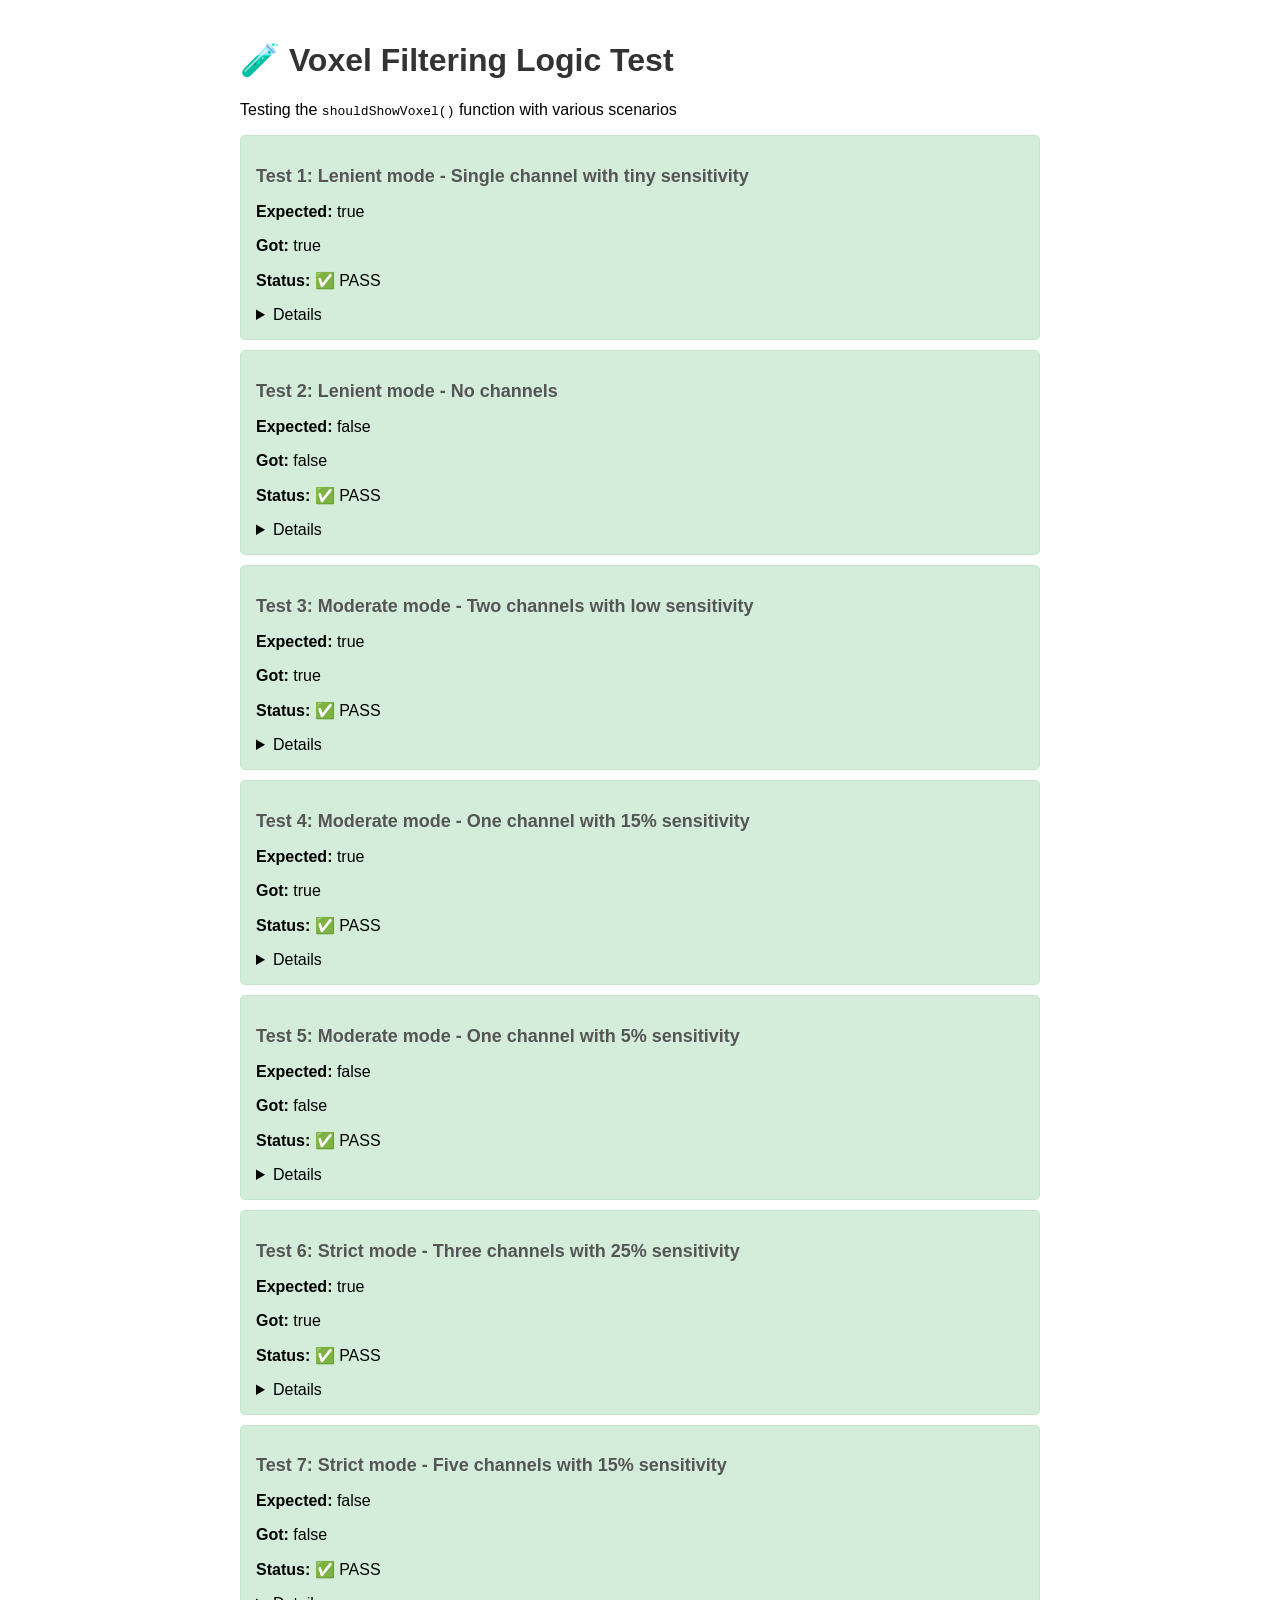
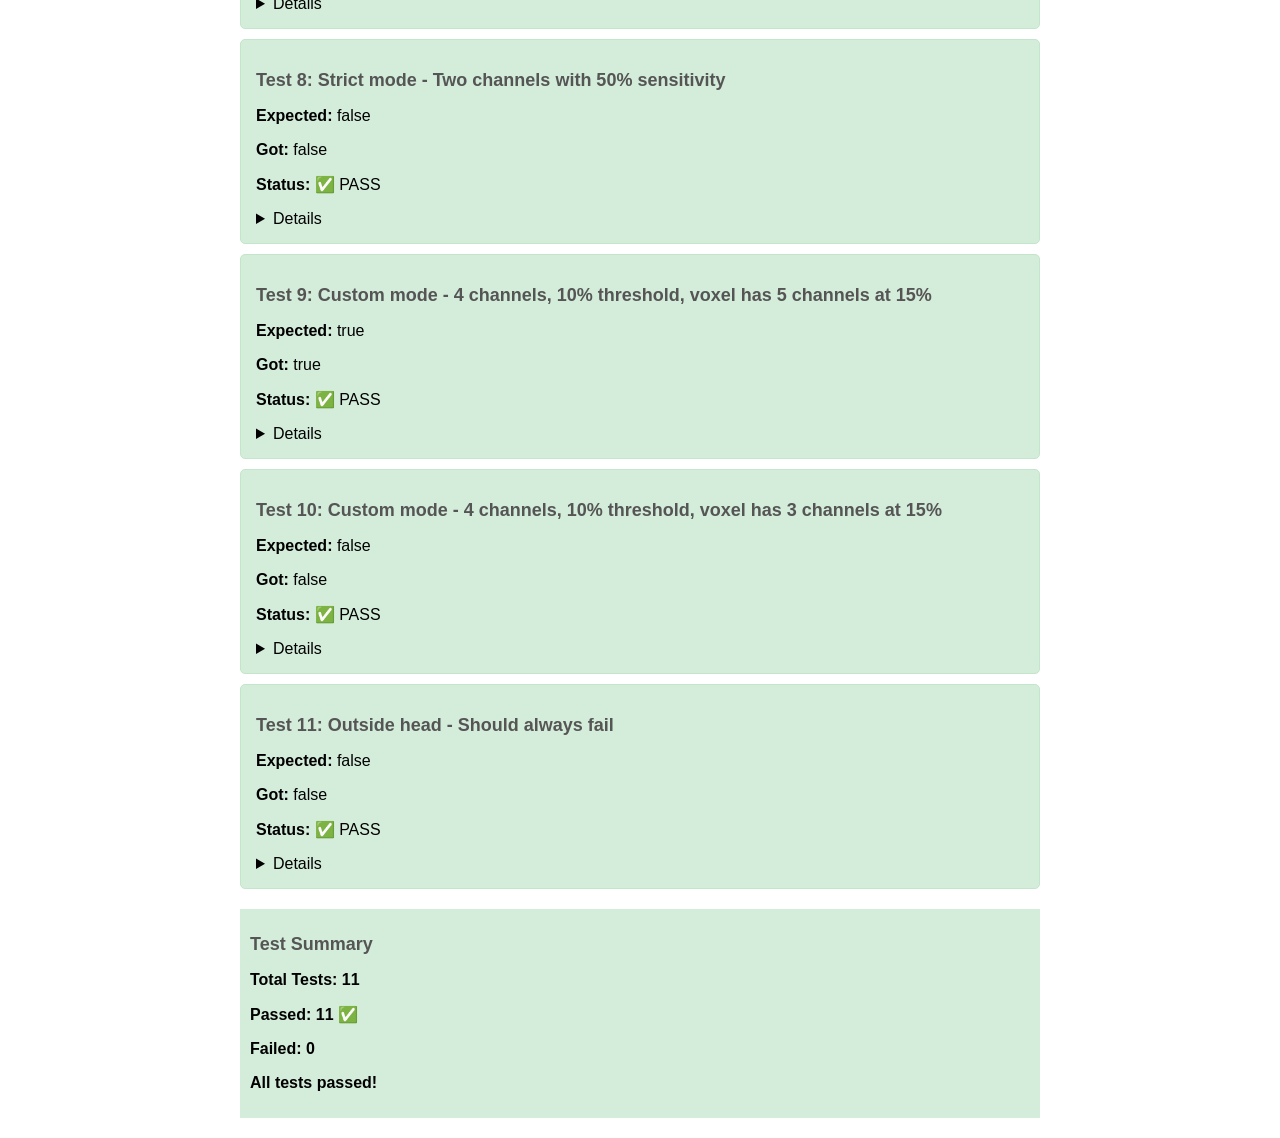
<file: test_voxel_filtering.html>
<!DOCTYPE html>
<html lang="en">
<head>
    <meta charset="UTF-8">
    <meta name="viewport" content="width=device-width, initial-scale=1.0">
    <title>Voxel Filtering Test</title>
    <style>
        body {
            font-family: Arial, sans-serif;
            padding: 20px;
            max-width: 800px;
            margin: 0 auto;
        }
        .test-case {
            border: 1px solid #ddd;
            padding: 15px;
            margin: 10px 0;
            border-radius: 5px;
        }
        .pass { background-color: #d4edda; border-color: #c3e6cb; }
        .fail { background-color: #f8d7da; border-color: #f5c6cb; }
        h1 { color: #333; }
        h2 { color: #555; font-size: 18px; }
        pre { background: #f5f5f5; padding: 10px; border-radius: 3px; }
        .summary { font-weight: bold; margin-top: 20px; padding: 10px; }
    </style>
</head>
<body>
    <h1>🧪 Voxel Filtering Logic Test</h1>
    <p>Testing the <code>shouldShowVoxel()</code> function with various scenarios</p>
    
    <div id="results"></div>
    <div id="summary" class="summary"></div>

    <script>
        // Mock voxel filtering function (copy from nomad.js)
        function shouldShowVoxel(voxel, params) {
            const { mode, minChannels, minWeightPct, maxSensitivity } = params;
            
            if (!voxel.isInsideHead) return false;
            
            // Count channels contributing to this voxel
            const channelCount = Object.keys(voxel.sensitivity || {}).length;
            
            // Get normalized weighted sum
            const normalizedSens = maxSensitivity > 0 ? voxel.totalSensitivity / maxSensitivity : 0;
            
            // Apply criteria based on mode
            switch (mode) {
                case 'lenient':
                    // Show any voxel with any light penetration
                    return channelCount > 0 && voxel.totalSensitivity > 1e-9;
                
                case 'moderate':
                    // Show voxels with either: 2+ channels OR moderate sensitivity (>10% of max)
                    return (channelCount >= 2) || (normalizedSens > 0.1);
                
                case 'strict':
                    // Show voxels with many channels (3+) AND high sensitivity (>20% of max)
                    return (channelCount >= 3) && (normalizedSens > 0.2);
                
                case 'custom':
                    // Use user-specified thresholds
                    const meetsChannelReq = channelCount >= minChannels;
                    const meetsWeightReq = normalizedSens >= (minWeightPct / 100);
                    return meetsChannelReq && meetsWeightReq;
                
                default:
                    return false;
            }
        }

        // Test cases
        const tests = [
            {
                name: "Lenient mode - Single channel with tiny sensitivity",
                voxel: {
                    isInsideHead: true,
                    sensitivity: { ch1: 0.001 },
                    totalSensitivity: 0.001
                },
                params: { mode: 'lenient', maxSensitivity: 100 },
                expected: true
            },
            {
                name: "Lenient mode - No channels",
                voxel: {
                    isInsideHead: true,
                    sensitivity: {},
                    totalSensitivity: 0
                },
                params: { mode: 'lenient', maxSensitivity: 100 },
                expected: false
            },
            {
                name: "Moderate mode - Two channels with low sensitivity",
                voxel: {
                    isInsideHead: true,
                    sensitivity: { ch1: 2, ch2: 3 },
                    totalSensitivity: 5
                },
                params: { mode: 'moderate', maxSensitivity: 100 },
                expected: true // Passes because channelCount >= 2
            },
            {
                name: "Moderate mode - One channel with 15% sensitivity",
                voxel: {
                    isInsideHead: true,
                    sensitivity: { ch1: 15 },
                    totalSensitivity: 15
                },
                params: { mode: 'moderate', maxSensitivity: 100 },
                expected: true // Passes because normalizedSens > 0.1
            },
            {
                name: "Moderate mode - One channel with 5% sensitivity",
                voxel: {
                    isInsideHead: true,
                    sensitivity: { ch1: 5 },
                    totalSensitivity: 5
                },
                params: { mode: 'moderate', maxSensitivity: 100 },
                expected: false // Fails both criteria
            },
            {
                name: "Strict mode - Three channels with 25% sensitivity",
                voxel: {
                    isInsideHead: true,
                    sensitivity: { ch1: 10, ch2: 8, ch3: 7 },
                    totalSensitivity: 25
                },
                params: { mode: 'strict', maxSensitivity: 100 },
                expected: true // Passes both criteria
            },
            {
                name: "Strict mode - Five channels with 15% sensitivity",
                voxel: {
                    isInsideHead: true,
                    sensitivity: { ch1: 3, ch2: 3, ch3: 3, ch4: 3, ch5: 3 },
                    totalSensitivity: 15
                },
                params: { mode: 'strict', maxSensitivity: 100 },
                expected: false // Has channels but sensitivity too low
            },
            {
                name: "Strict mode - Two channels with 50% sensitivity",
                voxel: {
                    isInsideHead: true,
                    sensitivity: { ch1: 30, ch2: 20 },
                    totalSensitivity: 50
                },
                params: { mode: 'strict', maxSensitivity: 100 },
                expected: false // Has sensitivity but not enough channels
            },
            {
                name: "Custom mode - 4 channels, 10% threshold, voxel has 5 channels at 15%",
                voxel: {
                    isInsideHead: true,
                    sensitivity: { ch1: 3, ch2: 3, ch3: 3, ch4: 3, ch5: 3 },
                    totalSensitivity: 15
                },
                params: { mode: 'custom', minChannels: 4, minWeightPct: 10, maxSensitivity: 100 },
                expected: true // Meets both criteria
            },
            {
                name: "Custom mode - 4 channels, 10% threshold, voxel has 3 channels at 15%",
                voxel: {
                    isInsideHead: true,
                    sensitivity: { ch1: 5, ch2: 5, ch3: 5 },
                    totalSensitivity: 15
                },
                params: { mode: 'custom', minChannels: 4, minWeightPct: 10, maxSensitivity: 100 },
                expected: false // Fails channel requirement
            },
            {
                name: "Outside head - Should always fail",
                voxel: {
                    isInsideHead: false,
                    sensitivity: { ch1: 50, ch2: 50 },
                    totalSensitivity: 100
                },
                params: { mode: 'lenient', maxSensitivity: 100 },
                expected: false
            }
        ];

        // Run tests
        let passed = 0;
        let failed = 0;
        const resultsDiv = document.getElementById('results');

        tests.forEach((test, index) => {
            const result = shouldShowVoxel(test.voxel, test.params);
            const success = result === test.expected;
            
            if (success) passed++;
            else failed++;

            const testDiv = document.createElement('div');
            testDiv.className = `test-case ${success ? 'pass' : 'fail'}`;
            testDiv.innerHTML = `
                <h2>Test ${index + 1}: ${test.name}</h2>
                <p><strong>Expected:</strong> ${test.expected}</p>
                <p><strong>Got:</strong> ${result}</p>
                <p><strong>Status:</strong> ${success ? '✅ PASS' : '❌ FAIL'}</p>
                <details>
                    <summary>Details</summary>
                    <pre>${JSON.stringify({
                        voxel: test.voxel,
                        params: test.params
                    }, null, 2)}</pre>
                </details>
            `;
            resultsDiv.appendChild(testDiv);
        });

        // Summary
        const summaryDiv = document.getElementById('summary');
        summaryDiv.className = `summary ${failed === 0 ? 'pass' : 'fail'}`;
        summaryDiv.innerHTML = `
            <h2>Test Summary</h2>
            <p>Total Tests: ${tests.length}</p>
            <p>Passed: ${passed} ✅</p>
            <p>Failed: ${failed} ${failed > 0 ? '❌' : ''}</p>
            <p><strong>${failed === 0 ? 'All tests passed!' : 'Some tests failed.'}</strong></p>
        `;
    </script>
</body>
</html>
</file>
